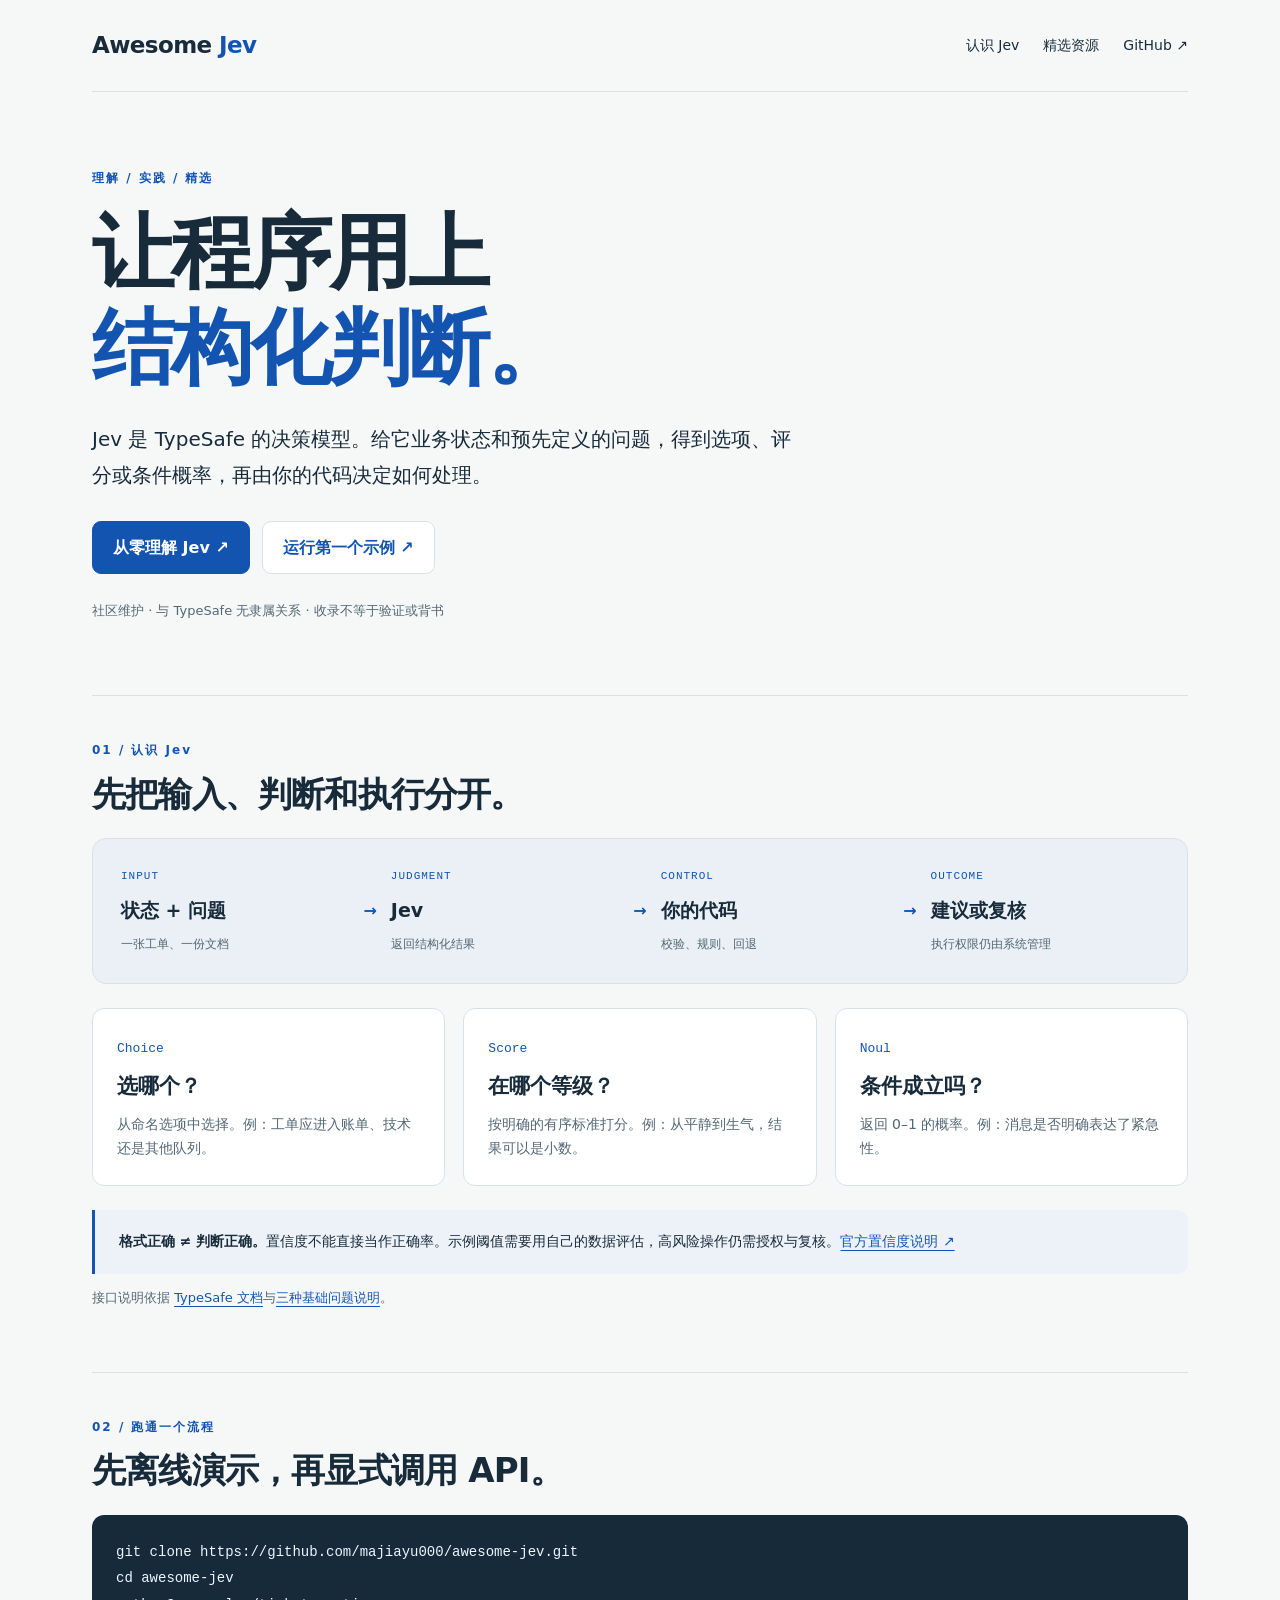
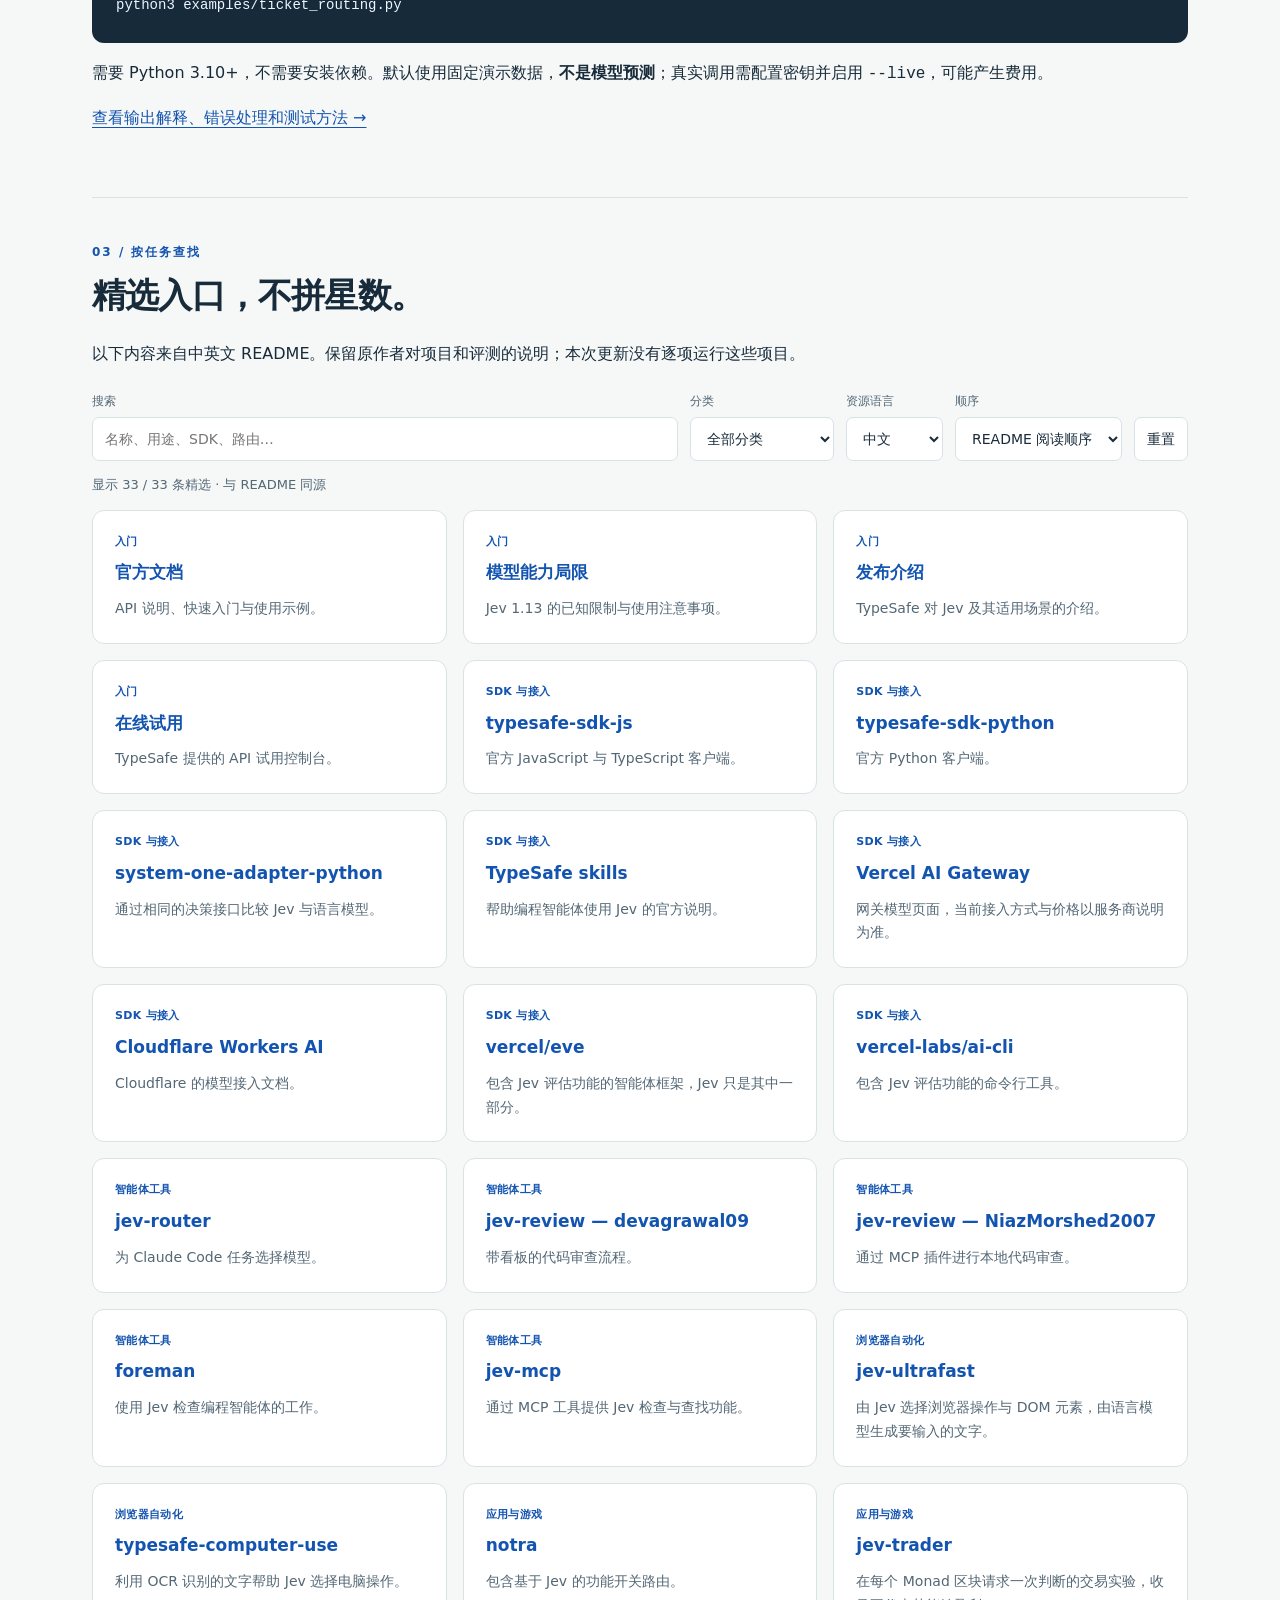
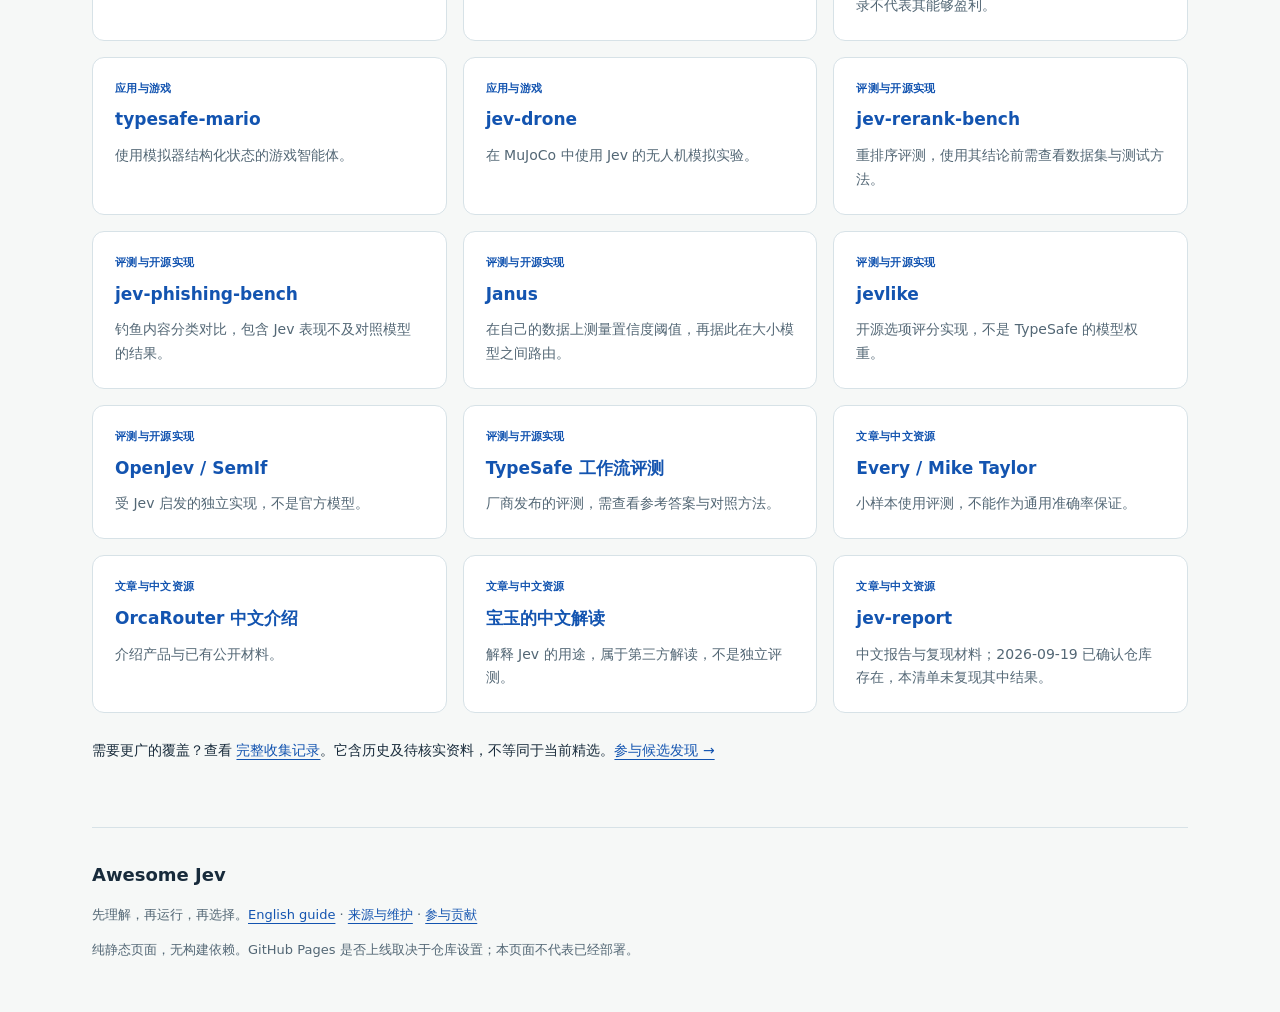
<file: docs/index.html>
<!DOCTYPE html>
<html lang="zh-CN">
<head>
  <meta charset="utf-8">
  <meta name="viewport" content="width=device-width, initial-scale=1">
  <title>Awesome Jev · 从理解到第一次调用</title>
  <meta name="description" content="Jev 双语入门与精选实践：认识 Choice、Score、Noul，运行工单示例，查找 SDK、应用和评测。社区维护，与 TypeSafe 无隶属关系。">
  <link rel="stylesheet" href="css/learn.css">
  <script src="js/app.js" defer></script>
</head>
<body>
  <a class="skip" href="#main">跳到正文</a>
  <div class="wrap">
    <header class="topbar">
      <a class="brand" href="index.html">Awesome <span>Jev</span></a>
      <nav aria-label="主导航">
        <a href="#learn">认识 Jev</a><a href="#resources">精选资源</a>
        <a href="https://github.com/majiayu000/awesome-jev">GitHub ↗</a>
      </nav>
    </header>
    <main id="main">
      <section class="hero">
        <p class="eyebrow">理解 / 实践 / 精选</p>
        <h1>让程序用上<br><span>结构化判断。</span></h1>
        <p class="lede">Jev 是 TypeSafe 的决策模型。给它业务状态和预先定义的问题，得到选项、评分或条件概率，再由你的代码决定如何处理。</p>
        <div class="actions">
          <a class="button primary" href="https://github.com/majiayu000/awesome-jev/blob/main/guides/start.md#中文">从零理解 Jev ↗</a>
          <a class="button" href="https://github.com/majiayu000/awesome-jev/blob/main/examples/README.md#中文">运行第一个示例 ↗</a>
        </div>
        <p class="muted">社区维护 · 与 TypeSafe 无隶属关系 · 收录不等于验证或背书</p>
      </section>
      <section id="learn" class="section" aria-labelledby="learn-title">
        <div class="section-head"><p class="eyebrow">01 / 认识 Jev</p><h2 id="learn-title">先把输入、判断和执行分开。</h2></div>
        <div class="flow" aria-label="业务状态和问题交给 Jev，结果经代码校验后形成路由建议或进入人工复核">
          <div><small>INPUT</small><strong>状态 + 问题</strong><span>一张工单、一份文档</span></div><b aria-hidden="true">→</b>
          <div><small>JUDGMENT</small><strong>Jev</strong><span>返回结构化结果</span></div><b aria-hidden="true">→</b>
          <div><small>CONTROL</small><strong>你的代码</strong><span>校验、规则、回退</span></div><b aria-hidden="true">→</b>
          <div><small>OUTCOME</small><strong>建议或复核</strong><span>执行权限仍由系统管理</span></div>
        </div>
        <div class="primitives">
          <article><code>Choice</code><h3>选哪个？</h3><p>从命名选项中选择。例：工单应进入账单、技术还是其他队列。</p></article>
          <article><code>Score</code><h3>在哪个等级？</h3><p>按明确的有序标准打分。例：从平静到生气，结果可以是小数。</p></article>
          <article><code>Noul</code><h3>条件成立吗？</h3><p>返回 0–1 的概率。例：消息是否明确表达了紧急性。</p></article>
        </div>
        <aside class="notice"><strong>格式正确 ≠ 判断正确。</strong>置信度不能直接当作正确率。示例阈值需要用自己的数据评估，高风险操作仍需授权与复核。<a href="https://docs.typesafe.ai/confidence">官方置信度说明 ↗</a></aside>
        <p class="muted">接口说明依据 <a href="https://docs.typesafe.ai/introduction">TypeSafe 文档</a>与<a href="https://docs.typesafe.ai/primitives">三种基础问题说明</a>。</p>
      </section>
      <section class="section" aria-labelledby="run-title">
        <div class="section-head"><p class="eyebrow">02 / 跑通一个流程</p><h2 id="run-title">先离线演示，再显式调用 API。</h2></div>
        <pre><code>git clone https://github.com/majiayu000/awesome-jev.git
cd awesome-jev
python3 examples/ticket_routing.py</code></pre>
        <p>需要 Python 3.10+，不需要安装依赖。默认使用固定演示数据，<strong>不是模型预测</strong>；真实调用需配置密钥并启用 <code>--live</code>，可能产生费用。</p>
        <p><a href="https://github.com/majiayu000/awesome-jev/blob/main/examples/README.md">查看输出解释、错误处理和测试方法 →</a></p>
      </section>
      <section id="resources" class="section" aria-labelledby="resources-title">
        <div class="section-head"><p class="eyebrow">03 / 按任务查找</p><h2 id="resources-title">精选入口，不拼星数。</h2></div>
        <p>以下内容来自中英文 README。保留原作者对项目和评测的说明；本次更新没有逐项运行这些项目。</p>
        <div class="controls">
          <label class="search">搜索<input id="q" type="search" placeholder="名称、用途、SDK、路由…" autocomplete="off"></label>
          <label>分类<select id="category"><option value="">全部分类</option></select></label>
          <label>资源语言<select id="language"><option value="zh">中文</option><option value="en">English</option></select></label>
          <label>顺序<select id="sort"><option value="editorial">README 阅读顺序</option><option value="name">按名称</option></select></label>
          <button id="reset" type="button">重置</button>
        </div>
        <p id="status" role="status" aria-live="polite">正在读取精选目录…</p>
        <div id="grid" class="grid"></div>
        <noscript><p>搜索需要 JavaScript。仍可在 <a href="https://github.com/majiayu000/awesome-jev/blob/main/README_zh.md">中文 README</a> 中浏览全部精选。</p></noscript>
        <p class="archive">需要更广的覆盖？查看 <a href="https://github.com/majiayu000/awesome-jev/blob/main/catalog/FULL.md">完整收集记录</a>。它含历史及待核实资料，不等同于当前精选。<a href="https://github.com/majiayu000/awesome-jev/blob/main/research/DISCOVERY.md">参与候选发现 →</a></p>
      </section>
    </main>
    <footer><strong>Awesome Jev</strong><p>先理解，再运行，再选择。<a href="https://github.com/majiayu000/awesome-jev/blob/main/README.md">English guide</a> · <a href="SOURCE.md">来源与维护</a> · <a href="https://github.com/majiayu000/awesome-jev/blob/main/CONTRIBUTING.md">参与贡献</a></p><p>纯静态页面，无构建依赖。GitHub Pages 是否上线取决于仓库设置；本页面不代表已经部署。</p></footer>
  </div>
</body>
</html>
</file>
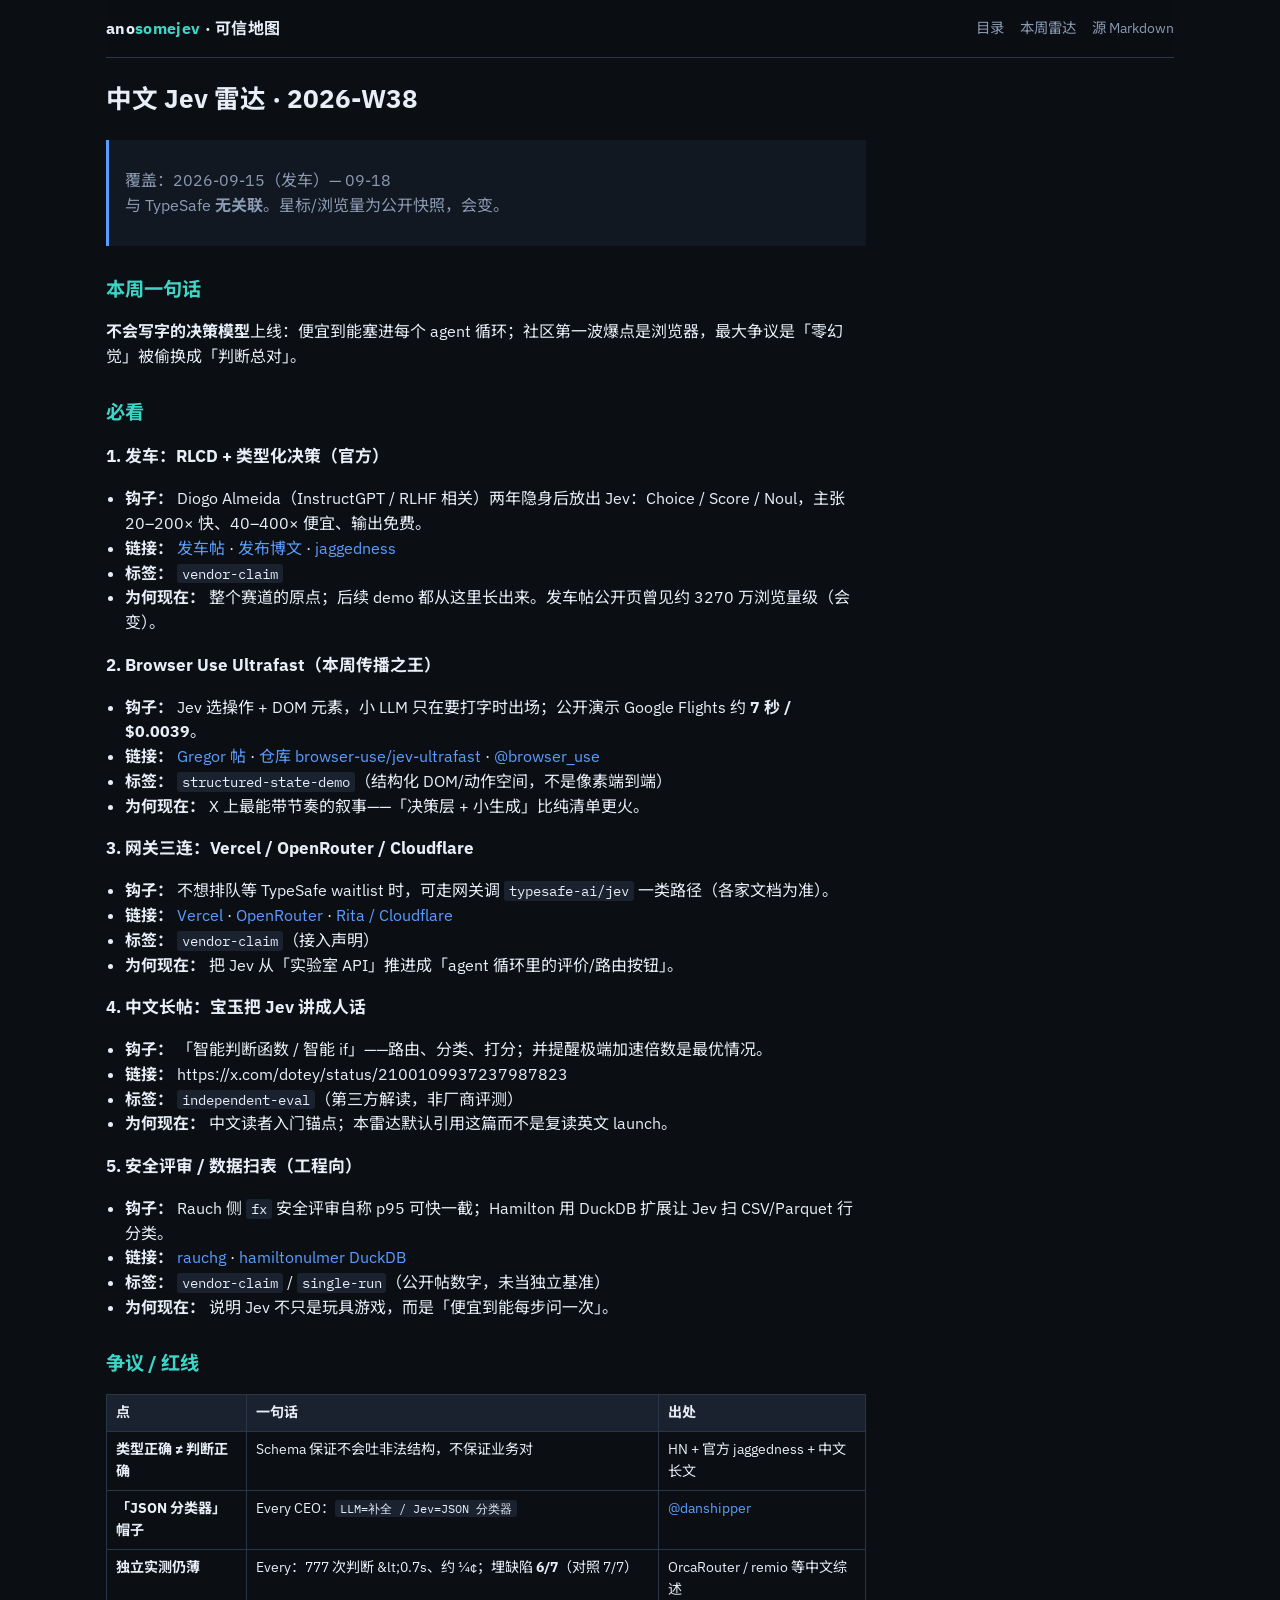
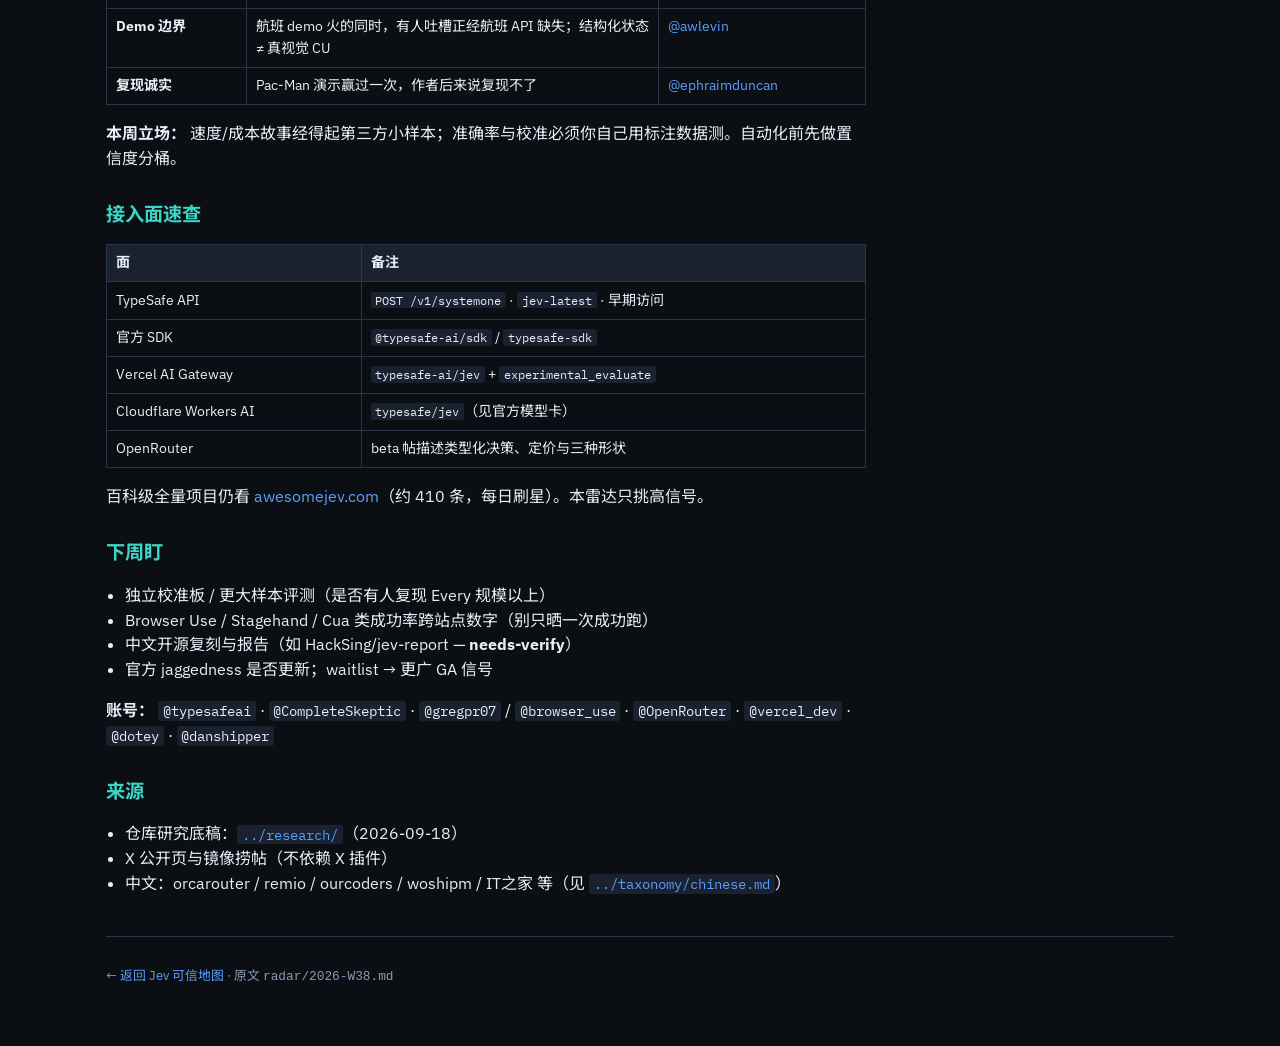
<file: docs/radar.html>
<!DOCTYPE html>
<html lang="zh-CN">
<head>
  <meta charset="utf-8" />
  <meta name="viewport" content="width=device-width, initial-scale=1" />
  <title>中文 Jev 雷达 · 2026-W38</title>
  <link rel="preconnect" href="https://fonts.googleapis.com" />
  <link href="https://fonts.googleapis.com/css2?family=IBM+Plex+Mono:wght@400;600&family=IBM+Plex+Sans:wght@400;600;700&family=Noto+Sans+SC:wght@400;600;700&display=swap" rel="stylesheet" />
  <link rel="stylesheet" href="css/style.css" />
</head>
<body>
  <div class="wrap">
    <nav class="topnav">
      <a class="brand" href="index.html">ano<span>somejev</span> · 可信地图</a>
      <div class="navlinks">
        <a href="index.html">目录</a>
        <a href="radar.html">本周雷达</a>
        <a href="radar/2026-W38.md">源 Markdown</a>
      </div>
    </nav>
    <article class="radar-body">
<h1>中文 Jev 雷达 · 2026-W38</h1>
<blockquote><p>覆盖：2026-09-15（发车）— 09-18  <br>与 TypeSafe <strong>无关联</strong>。星标/浏览量为公开快照，会变。</p></blockquote>
<h2>本周一句话</h2>
<p><strong>不会写字的决策模型</strong>上线：便宜到能塞进每个 agent 循环；社区第一波爆点是浏览器，最大争议是「零幻觉」被偷换成「判断总对」。</p>
<h2>必看</h2>
<h3>1. 发车：RLCD + 类型化决策（官方）</h3>
<ul>
<li><strong>钩子：</strong> Diogo Almeida（InstructGPT / RLHF 相关）两年隐身后放出 Jev：Choice / Score / Noul，主张 20–200× 快、40–400× 便宜、输出免费。</li>
<li><strong>链接：</strong> <a href="https://x.com/CompleteSkeptic/status/2099925682726002904" target="_blank" rel="noopener">发车帖</a> · <a href="https://typesafe.ai/blog/introducing-system-one-models-and-jev" target="_blank" rel="noopener">发布博文</a> · <a href="https://docs.typesafe.ai/model-jaggedness/jev-1.13.md" target="_blank" rel="noopener">jaggedness</a></li>
<li><strong>标签：</strong> <code>vendor-claim</code></li>
<li><strong>为何现在：</strong> 整个赛道的原点；后续 demo 都从这里长出来。发车帖公开页曾见约 3270 万浏览量级（会变）。</li>
</ul>
<h3>2. Browser Use Ultrafast（本周传播之王）</h3>
<ul>
<li><strong>钩子：</strong> Jev 选操作 + DOM 元素，小 LLM 只在要打字时出场；公开演示 Google Flights 约 <strong>7 秒 / $0.0039</strong>。</li>
<li><strong>链接：</strong> <a href="https://x.com/gregpr07/status/2100411066966749359" target="_blank" rel="noopener">Gregor 帖</a> · <a href="https://github.com/browser-use/jev-ultrafast" target="_blank" rel="noopener">仓库 browser-use/jev-ultrafast</a> · <a href="https://x.com/browser_use/status/2100411935938552136" target="_blank" rel="noopener">@browser_use</a></li>
<li><strong>标签：</strong> <code>structured-state-demo</code>（结构化 DOM/动作空间，不是像素端到端）</li>
<li><strong>为何现在：</strong> X 上最能带节奏的叙事——「决策层 + 小生成」比纯清单更火。</li>
</ul>
<h3>3. 网关三连：Vercel / OpenRouter / Cloudflare</h3>
<ul>
<li><strong>钩子：</strong> 不想排队等 TypeSafe waitlist 时，可走网关调 <code>typesafe-ai/jev</code> 一类路径（各家文档为准）。</li>
<li><strong>链接：</strong> <a href="https://x.com/vercel_dev/status/2100378959653507175" target="_blank" rel="noopener">Vercel</a> · <a href="https://x.com/OpenRouter/status/2100744709589316009" target="_blank" rel="noopener">OpenRouter</a> · <a href="https://x.com/ritakozlov/status/2100688919364845709" target="_blank" rel="noopener">Rita / Cloudflare</a></li>
<li><strong>标签：</strong> <code>vendor-claim</code>（接入声明）</li>
<li><strong>为何现在：</strong> 把 Jev 从「实验室 API」推进成「agent 循环里的评价/路由按钮」。</li>
</ul>
<h3>4. 中文长帖：宝玉把 Jev 讲成人话</h3>
<ul>
<li><strong>钩子：</strong> 「智能判断函数 / 智能 if」——路由、分类、打分；并提醒极端加速倍数是最优情况。</li>
<li><strong>链接：</strong> https://x.com/dotey/status/2100109937237987823</li>
<li><strong>标签：</strong> <code>independent-eval</code>（第三方解读，非厂商评测）</li>
<li><strong>为何现在：</strong> 中文读者入门锚点；本雷达默认引用这篇而不是复读英文 launch。</li>
</ul>
<h3>5. 安全评审 / 数据扫表（工程向）</h3>
<ul>
<li><strong>钩子：</strong> Rauch 侧 <code>fx</code> 安全评审自称 p95 可快一截；Hamilton 用 DuckDB 扩展让 Jev 扫 CSV/Parquet 行分类。</li>
<li><strong>链接：</strong> <a href="https://x.com/rauchg/status/2100307962262872105" target="_blank" rel="noopener">rauchg</a> · <a href="https://x.com/hamiltonulmer/status/2100370557405667768" target="_blank" rel="noopener">hamiltonulmer DuckDB</a></li>
<li><strong>标签：</strong> <code>vendor-claim</code> / <code>single-run</code>（公开帖数字，未当独立基准）</li>
<li><strong>为何现在：</strong> 说明 Jev 不只是玩具游戏，而是「便宜到能每步问一次」。</li>
</ul>
<h2>争议 / 红线</h2>
<table>
<tr><th>点</th><th>一句话</th><th>出处</th></tr>
<tr><td><strong>类型正确 ≠ 判断正确</strong></td><td>Schema 保证不会吐非法结构，不保证业务对</td><td>HN + 官方 jaggedness + 中文长文</td></tr>
<tr><td><strong>「JSON 分类器」帽子</strong></td><td>Every CEO：<code>LLM=补全 / Jev=JSON 分类器</code></td><td><a href="https://x.com/danshipper/status/2100251499443998766" target="_blank" rel="noopener">@danshipper</a></td></tr>
<tr><td><strong>独立实测仍薄</strong></td><td>Every：777 次判断 &amp;lt;0.7s、约 ¼¢；埋缺陷 <strong>6/7</strong>（对照 7/7）</td><td>OrcaRouter / remio 等中文综述</td></tr>
<tr><td><strong>Demo 边界</strong></td><td>航班 demo 火的同时，有人吐槽正经航班 API 缺失；结构化状态 ≠ 真视觉 CU</td><td><a href="https://x.com/awlevin/status/2100427922205209012" target="_blank" rel="noopener">@awlevin</a></td></tr>
<tr><td><strong>复现诚实</strong></td><td>Pac-Man 演示赢过一次，作者后来说复现不了</td><td><a href="https://x.com/ephraimduncan/status/2100554620254752981" target="_blank" rel="noopener">@ephraimduncan</a></td></tr>
</table>
<p><strong>本周立场：</strong> 速度/成本故事经得起第三方小样本；准确率与校准必须你自己用标注数据测。自动化前先做置信度分桶。</p>
<h2>接入面速查</h2>
<table>
<tr><th>面</th><th>备注</th></tr>
<tr><td>TypeSafe API</td><td><code>POST /v1/systemone</code> · <code>jev-latest</code> · 早期访问</td></tr>
<tr><td>官方 SDK</td><td><code>@typesafe-ai/sdk</code> / <code>typesafe-sdk</code></td></tr>
<tr><td>Vercel AI Gateway</td><td><code>typesafe-ai/jev</code> + <code>experimental_evaluate</code></td></tr>
<tr><td>Cloudflare Workers AI</td><td><code>typesafe/jev</code>（见官方模型卡）</td></tr>
<tr><td>OpenRouter</td><td>beta 帖描述类型化决策、定价与三种形状</td></tr>
</table>
<p>百科级全量项目仍看 <a href="https://awesomejev.com/" target="_blank" rel="noopener">awesomejev.com</a>（约 410 条，每日刷星）。本雷达只挑高信号。</p>
<h2>下周盯</h2>
<ul>
<li>独立校准板 / 更大样本评测（是否有人复现 Every 规模以上）</li>
<li>Browser Use / Stagehand / Cua 类成功率跨站点数字（别只晒一次成功跑）</li>
<li>中文开源复刻与报告（如 HackSing/jev-report — <strong>needs-verify</strong>）</li>
<li>官方 jaggedness 是否更新；waitlist → 更广 GA 信号</li>
</ul>
<p><strong>账号：</strong> <code>@typesafeai</code> · <code>@CompleteSkeptic</code> · <code>@gregpr07</code> / <code>@browser_use</code> · <code>@OpenRouter</code> · <code>@vercel_dev</code> · <code>@dotey</code> · <code>@danshipper</code></p>
<h2>来源</h2>
<ul>
<li>仓库研究底稿：<a href="../research/" target="_blank" rel="noopener"><code>../research/</code></a>（2026-09-18）</li>
<li>X 公开页与镜像捞帖（不依赖 X 插件）</li>
<li>中文：orcarouter / remio / ourcoders / woshipm / IT之家 等（见 <a href="../taxonomy/chinese.md" target="_blank" rel="noopener"><code>../taxonomy/chinese.md</code></a>）</li>
</ul>
    </article>
    <footer>
      <p><a href="index.html">← 返回 Jev 可信地图</a> · 原文 <code>radar/2026-W38.md</code></p>
    </footer>
  </div>
</body>
</html>
</file>
<file: docs/css/learn.css>
:root{color-scheme:light;--ink:#182b3b;--muted:#536775;--blue:#1354b0;--line:#d7e2e7;--paper:#f6f8f7;--white:#fff}
*{box-sizing:border-box}html{scroll-behavior:smooth;scroll-padding-top:24px}body{margin:0;background:var(--paper);color:var(--ink);font-family:system-ui,-apple-system,"Segoe UI",sans-serif;font-size:16px;line-height:1.7}a{color:var(--blue);text-underline-offset:4px}a:hover{text-decoration-thickness:2px}button,input,select{font:inherit}button,a,input,select{-webkit-tap-highlight-color:transparent}:focus-visible{outline:3px solid var(--blue);outline-offset:4px}.wrap{max-width:1160px;margin:auto;padding:0 32px}.skip{position:absolute;left:20px;top:-100px;padding:12px;background:var(--white);z-index:10}.skip:focus{top:8px}.topbar{display:flex;align-items:center;justify-content:space-between;gap:24px;padding:26px 0;border-bottom:1px solid var(--line)}.brand{font-size:23px;font-weight:800;letter-spacing:-.6px;color:var(--ink);text-decoration:none}.brand span{color:var(--blue)}nav{display:flex;flex-wrap:wrap;gap:24px}nav a{color:var(--ink);text-decoration:none;font-size:14px}.hero{padding:76px 0 60px;max-width:920px}.eyebrow{color:var(--blue);font-size:12px;letter-spacing:2px;font-weight:750;margin:0 0 18px}h1{font-size:clamp(44px,7vw,82px);line-height:1.15;letter-spacing:-3px;margin:0 0 26px;font-weight:800}h1 span{color:var(--blue)}h2{font-size:clamp(24px,3vw,34px);line-height:1.4;letter-spacing:-.8px;margin:0 0 20px}h3{font-size:21px;line-height:1.4}.lede{font-size:20px;line-height:1.8;max-width:700px;margin-bottom:28px}.actions{display:flex;flex-wrap:wrap;gap:12px;margin:26px 0}.button{display:inline-block;padding:12px 20px;border:1px solid var(--line);border-radius:9px;background:var(--white);text-decoration:none;font-weight:650}.primary{background:var(--blue);border-color:var(--blue);color:var(--white)}.muted{color:var(--muted);font-size:13px}.section{padding:44px 0 50px;border-top:1px solid var(--line)}.section-head .eyebrow{margin-bottom:10px}.flow{display:flex;align-items:center;gap:14px;padding:28px;background:#eaf0f6;border:1px solid var(--line);border-radius:14px}.flow>div{flex:1;min-width:0;display:grid;gap:8px}.flow small{font-family:monospace;font-size:11px;letter-spacing:1px;color:var(--blue)}.flow strong{font-size:19px}.flow span{font-size:12px;color:var(--muted)}.flow b{color:var(--blue)}.primitives{display:grid;grid-template-columns:repeat(3,minmax(0,1fr));gap:18px;margin:24px 0}.primitives article{padding:24px;background:var(--white);border:1px solid var(--line);border-radius:12px}.primitives code{color:var(--blue);font-size:13px}.primitives h3{margin:12px 0}.primitives p{color:var(--muted);font-size:14px;margin:0}.notice{padding:20px 24px;border-left:3px solid var(--blue);background:#edf2f8;font-size:14px;border-radius:0 10px 10px 0}.notice a{display:inline-block}pre{background:#172a3a;color:#edf5ff;padding:24px;border-radius:12px;overflow:auto;line-height:1.9;font-size:14px}code{font-family:ui-monospace,SFMono-Regular,Consolas,monospace}.controls{display:flex;gap:12px;align-items:flex-end;flex-wrap:wrap;margin:24px 0 12px}.controls label{display:grid;gap:6px;color:var(--muted);font-size:12px}.controls .search{flex:1 1 230px}.controls input,.controls select,.controls button{min-height:44px;padding:9px 12px;border:1px solid var(--line);background:var(--white);color:var(--ink);border-radius:7px;font-size:14px;max-width:100%}.controls button{cursor:pointer}#status{font-size:13px;color:var(--muted)}.grid{display:grid;grid-template-columns:repeat(3,minmax(0,1fr));gap:16px}.card{padding:22px;border:1px solid var(--line);background:var(--white);border-radius:12px;overflow-wrap:anywhere}.card h3{font-size:17px;margin:10px 0 12px}.card h3 a{text-decoration:none}.card p{font-size:14px;margin:0;color:var(--muted)}.category{font-size:11px;color:var(--blue);font-weight:650;letter-spacing:.3px}.archive{font-size:14px;margin-top:26px}footer{border-top:1px solid var(--line);padding:32px 0 40px;color:var(--muted);font-size:13px}footer strong{color:var(--ink);font-size:18px}footer p{max-width:820px}
@media(max-width:900px){.grid{grid-template-columns:repeat(2,minmax(0,1fr))}.flow{gap:10px;padding:20px}.flow strong{font-size:16px}}
@media(max-width:620px){.wrap{padding:0 20px}.topbar{align-items:flex-start;flex-direction:column;gap:12px;padding:20px 0}nav{gap:18px}.hero{padding:44px 0 36px}h1{letter-spacing:-1.5px}.lede{font-size:17px}.section{padding:32px 0}.flow{align-items:stretch;flex-direction:column;gap:16px}.flow>div{gap:3px}.flow b{transform:rotate(90deg);align-self:flex-start}.primitives,.grid{grid-template-columns:1fr}.controls{align-items:stretch}.controls label{flex:1 1 130px}.controls .search{flex-basis:100%}.controls button{align-self:flex-end}.actions{align-items:stretch;flex-direction:column}.button{text-align:center}.notice{padding:16px}pre{padding:18px;font-size:12px}}
@media(prefers-reduced-motion:reduce){html{scroll-behavior:auto}}
</file>
<file: docs/css/style.css>
/* Jev Trust Map — dark, mobile-first */
:root {
  --bg: #0b0f14;
  --bg2: #121821;
  --bg3: #1a2230;
  --border: #2a3548;
  --text: #e8eef7;
  --muted: #8b9bb4;
  --accent: #5b9dff;
  --accent2: #3dd6c6;
  --warn: #f0b429;
  --danger: #f07178;
  --ok: #7fd962;
  --radius: 12px;
  --font: "IBM Plex Sans", "Noto Sans SC", system-ui, sans-serif;
  --mono: "IBM Plex Mono", ui-monospace, monospace;
}
* { box-sizing: border-box; }
html { scroll-behavior: smooth; }
body {
  margin: 0;
  font-family: var(--font);
  background: var(--bg);
  color: var(--text);
  line-height: 1.55;
  min-height: 100vh;
}
a { color: var(--accent); text-decoration: none; }
a:hover { text-decoration: underline; }
.wrap { max-width: 1100px; margin: 0 auto; padding: 0 1rem 3rem; }

/* header */
.topnav {
  display: flex; flex-wrap: wrap; gap: .75rem 1.25rem;
  align-items: center; justify-content: space-between;
  padding: 1rem 0; border-bottom: 1px solid var(--border);
  position: sticky; top: 0; background: rgba(11,15,20,.92);
  backdrop-filter: blur(8px); z-index: 20;
}
.brand { font-weight: 700; letter-spacing: .02em; color: var(--text); }
.brand span { color: var(--accent2); }
.navlinks { display: flex; flex-wrap: wrap; gap: .75rem 1rem; font-size: .9rem; }
.navlinks a { color: var(--muted); }
.navlinks a:hover { color: var(--text); }

/* hero */
.hero {
  padding: 2.25rem 0 1.5rem;
  display: grid; gap: 1rem;
}
.hero h1 {
  margin: 0; font-size: clamp(1.6rem, 4vw, 2.35rem);
  line-height: 1.25;
}
.hero h1 em { font-style: normal; color: var(--accent2); }
.hero .lede { color: var(--muted); max-width: 42rem; margin: 0; }
.hero-actions { display: flex; flex-wrap: wrap; gap: .6rem; }
.btn {
  display: inline-flex; align-items: center; gap: .4rem;
  padding: .55rem 1rem; border-radius: 999px;
  border: 1px solid var(--border); background: var(--bg2);
  color: var(--text); font-size: .9rem; cursor: pointer;
}
.btn.primary { background: linear-gradient(135deg, #1e3a5f, #1a4d45); border-color: #3a5f8a; }
.btn:hover { border-color: var(--accent); text-decoration: none; }
.pill-row { display: flex; flex-wrap: wrap; gap: .4rem; margin-top: .25rem; }
.pill {
  font-size: .72rem; padding: .2rem .55rem; border-radius: 999px;
  background: var(--bg3); border: 1px solid var(--border); color: var(--muted);
}

/* controls */
.controls {
  display: grid; gap: .75rem;
  padding: 1rem; background: var(--bg2);
  border: 1px solid var(--border); border-radius: var(--radius);
  margin: 1rem 0 1.25rem;
}
.controls .row { display: flex; flex-wrap: wrap; gap: .6rem; align-items: center; }
input[type="search"], select {
  background: var(--bg); border: 1px solid var(--border); color: var(--text);
  border-radius: 8px; padding: .55rem .75rem; font: inherit; min-width: 0;
}
input[type="search"] { flex: 1 1 220px; }
select { flex: 0 1 160px; }
.meta-line { color: var(--muted); font-size: .85rem; }

/* legend */
.legend {
  display: grid; grid-template-columns: repeat(auto-fill, minmax(240px, 1fr));
  gap: .5rem .75rem; margin: 0 0 1.25rem; padding: 1rem;
  background: var(--bg2); border: 1px solid var(--border); border-radius: var(--radius);
  font-size: .82rem;
}
.legend h2 { grid-column: 1 / -1; margin: 0 0 .25rem; font-size: .95rem; }
.legend .item { color: var(--muted); }
.legend code {
  font-family: var(--mono); font-size: .75rem;
  color: var(--accent2); background: var(--bg3);
  padding: .1rem .35rem; border-radius: 4px;
}

/* cards */
.grid { display: grid; gap: .75rem; }
.card {
  background: var(--bg2); border: 1px solid var(--border);
  border-radius: var(--radius); padding: 1rem 1.1rem;
  display: grid; gap: .45rem;
  transition: border-color .15s;
}
.card:hover { border-color: #3d4f6a; }
.card-top { display: flex; flex-wrap: wrap; gap: .5rem .75rem; align-items: baseline; justify-content: space-between; }
.card h3 { margin: 0; font-size: 1.05rem; }
.card h3 a { color: var(--text); }
.stats { color: var(--muted); font-size: .82rem; font-family: var(--mono); white-space: nowrap; }
.desc { color: var(--muted); font-size: .9rem; margin: 0; }
.signal { font-size: .86rem; color: #c5d4ea; margin: 0; }
.signal strong { color: var(--warn); font-weight: 600; }
.tags { display: flex; flex-wrap: wrap; gap: .35rem; }
.tag {
  font-family: var(--mono); font-size: .68rem;
  padding: .15rem .45rem; border-radius: 6px;
  border: 1px solid var(--border); background: var(--bg3); color: var(--accent2);
}
.tag.vendor-official { color: #9ad0ff; border-color: #3a5f8a; }
.tag.vendor-claim { color: var(--warn); border-color: #6a5520; }
.tag.independent-eval { color: var(--ok); border-color: #3a6a35; }
.tag.replica { color: #d4a5ff; border-color: #5a3a7a; }
.tag.structured-demo { color: #7fd6ff; border-color: #2a5a6a; }
.tag.star-inflation-host { color: var(--danger); border-color: #6a3035; }
.tag.needs-verify { color: #ffb86c; border-color: #6a4a20; }
.tag.chinese { color: #ff9ece; border-color: #6a3050; }
.tag.radar-pick { color: #ffe08a; border-color: #6a5a20; background: #2a2410; }
.must-badge {
  font-size: .7rem; font-weight: 700; color: #0b0f14;
  background: var(--accent2); padding: .1rem .4rem; border-radius: 4px;
}
.links { display: flex; flex-wrap: wrap; gap: .75rem; font-size: .82rem; }
.empty { text-align: center; color: var(--muted); padding: 2rem; }

footer {
  margin-top: 2.5rem; padding-top: 1rem; border-top: 1px solid var(--border);
  color: var(--muted); font-size: .8rem;
}
.redline {
  margin: 1rem 0; padding: .85rem 1rem; border-left: 3px solid var(--danger);
  background: #1a1214; border-radius: 0 var(--radius) var(--radius) 0;
  font-size: .88rem; color: #f0c8cb;
}

/* radar page */
.radar-body { max-width: 760px; }
.radar-body h1 { font-size: 1.6rem; }
.radar-body h2 { margin-top: 1.75rem; font-size: 1.2rem; color: var(--accent2); }
.radar-body h3 { font-size: 1.05rem; }
.radar-body table { width: 100%; border-collapse: collapse; font-size: .88rem; }
.radar-body th, .radar-body td {
  border: 1px solid var(--border); padding: .45rem .55rem; text-align: left; vertical-align: top;
}
.radar-body th { background: var(--bg3); }
.radar-body blockquote {
  margin: 1rem 0; padding: .75rem 1rem; border-left: 3px solid var(--accent);
  background: var(--bg2); color: var(--muted);
}
.radar-body code { font-family: var(--mono); font-size: .85em; background: var(--bg3); padding: .05rem .3rem; border-radius: 3px; }
.radar-body ul { padding-left: 1.2rem; }
@media (max-width: 560px) {
  .card-top { flex-direction: column; align-items: flex-start; }
}
</file>
